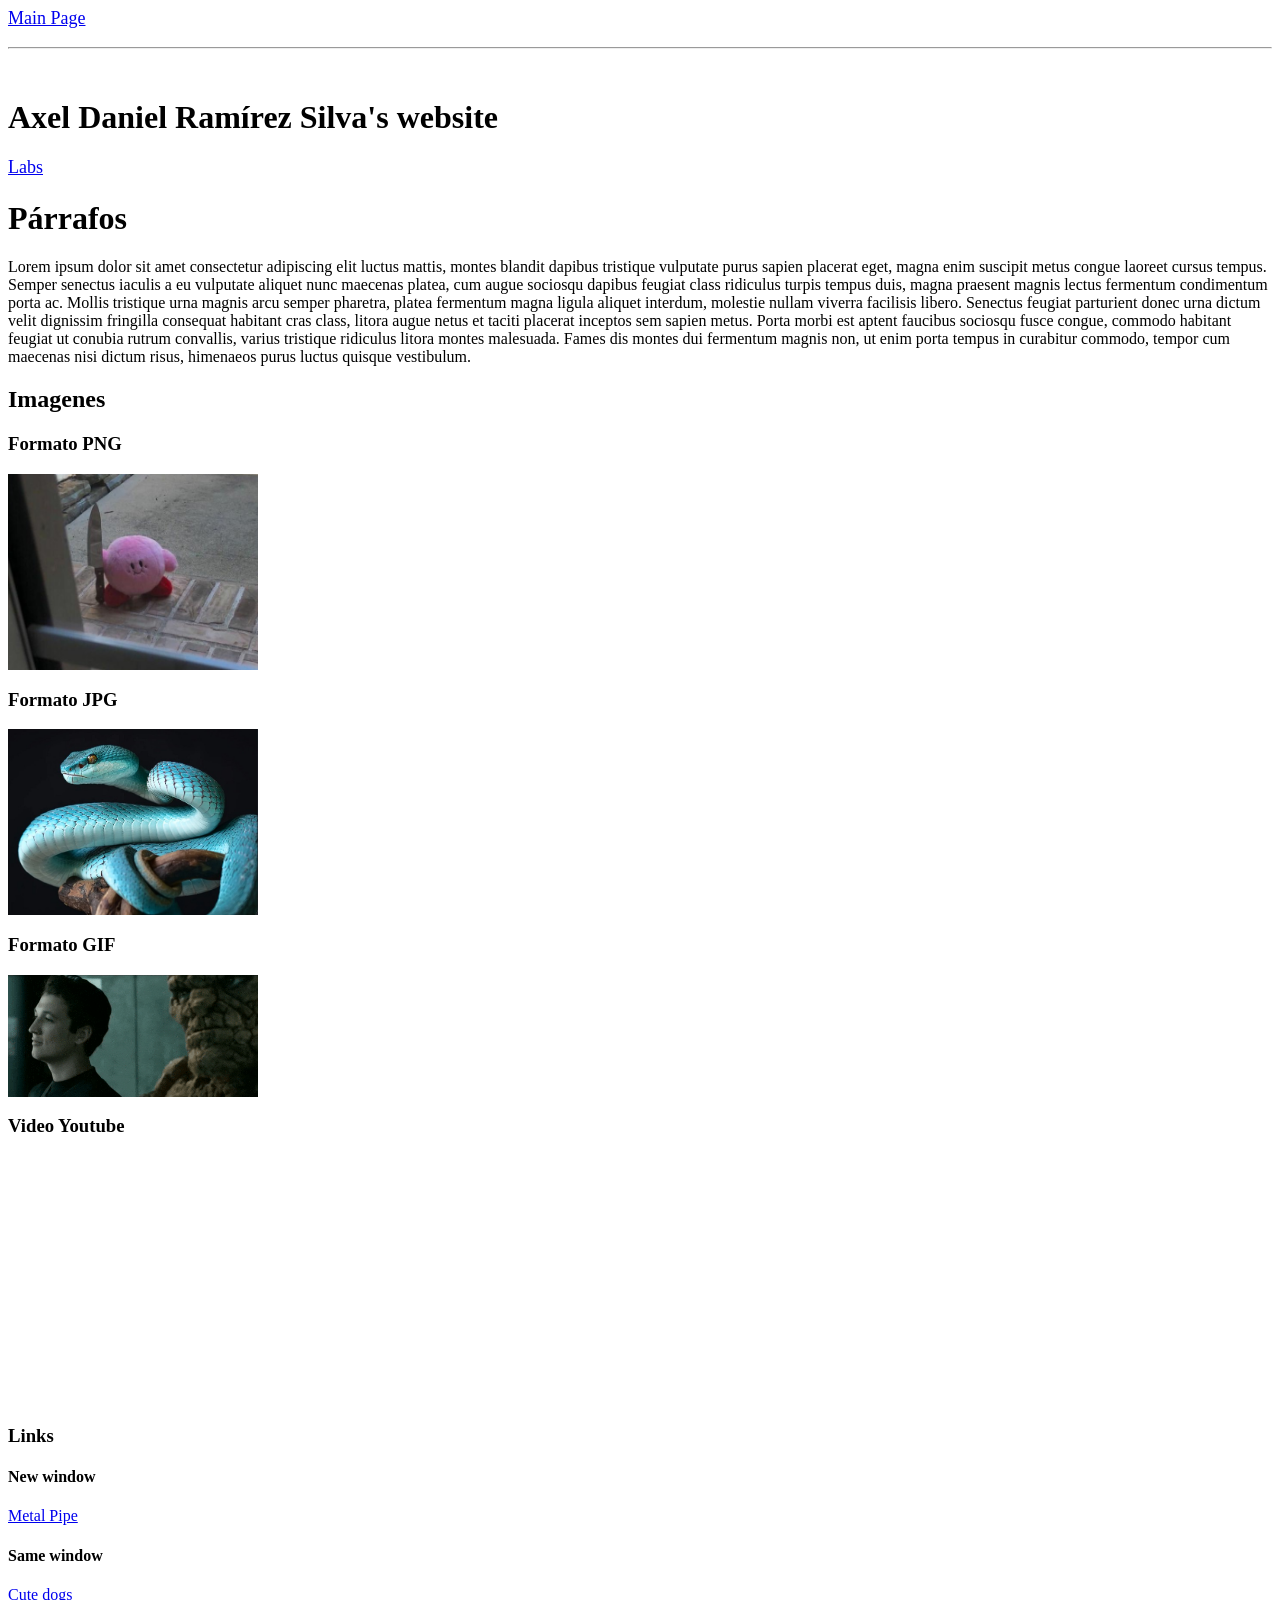
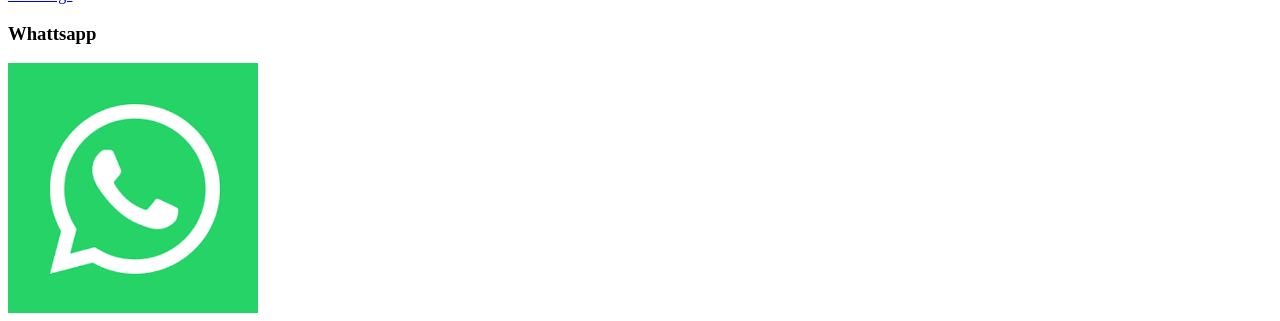
<file: index.html>
<html>
    <head>
        <title>Trabajo 1</title> <!--dd-->
        <meta charset="utf-8">
        <meta lang="es">
        <body>

            <p style="font-size: 18px;">
                <a href="index.html">Main Page</a> 
            </p>

            <hr>

            <h1 style="margin-top: 50px;">Axel Daniel Ramírez Silva's website</h1>
            <p style="font-size: 18px;">
                <a href="labs.html">Labs</a> 
            </p>
            <h1>Párrafos</h1>
            <p>
                Lorem ipsum dolor sit amet consectetur adipiscing elit luctus mattis, montes blandit dapibus tristique vulputate purus sapien placerat eget, magna enim suscipit metus congue laoreet cursus tempus. Semper senectus iaculis a eu vulputate aliquet nunc maecenas platea, cum augue sociosqu dapibus feugiat class ridiculus turpis tempus duis, magna praesent magnis lectus fermentum condimentum porta ac. Mollis tristique urna magnis arcu semper pharetra, platea fermentum magna ligula aliquet interdum, molestie nullam viverra facilisis libero.

                Senectus feugiat parturient donec urna dictum velit dignissim fringilla consequat habitant cras class, litora augue netus et taciti placerat inceptos sem sapien metus. Porta morbi est aptent faucibus sociosqu fusce congue, commodo habitant feugiat ut conubia rutrum convallis, varius tristique ridiculus litora montes malesuada. Fames dis montes dui fermentum magnis non, ut enim porta tempus in curabitur commodo, tempor cum maecenas nisi dictum risus, himenaeos purus luctus quisque vestibulum.
            </p>
            
            <h2>Imagenes</h2>
            <h3>Formato PNG</h3>
            <img src="Recursos\Kirby.png" width="250">
            
            <h3>Formato JPG</h3>
            <img src = "Recursos\Snake.jpg" width ="250">

            <h3>Formato GIF</h3>
            <img src = "Recursos\Thing.gif" width ="250">

            <h3>Video Youtube</h3>
            <iframe width="350" height="250" src="https://www.youtube.com/embed/jTPdc8KHNpI" title="alan walker - fade but low quality full version" frameborder="0" allow="accelerometer; autoplay; clipboard-write; encrypted-media; gyroscope; picture-in-picture; web-share" referrerpolicy="strict-origin-when-cross-origin" allowfullscreen></iframe>

            <h3>Links</h3>
            <h4>New window</h4>
            <a href= "https://www.youtube.com/watch?v=iDLmYZ5HqgM" target="_blank">Metal Pipe</a>

            <h4>Same window</h4>
            <a href="https://www.youtube.com/watch?v=dQw4w9WgXcQ" target="_self">Cute dogs</a>

            <h3>Whattsapp</h3>
            <a href="https://wa.me/4421214222?text=Prueba" target="_blank">
                <img src = "Recursos\Whatts.png" width ="250">
            </a>
        </body>
    </head>
</html>
</file>
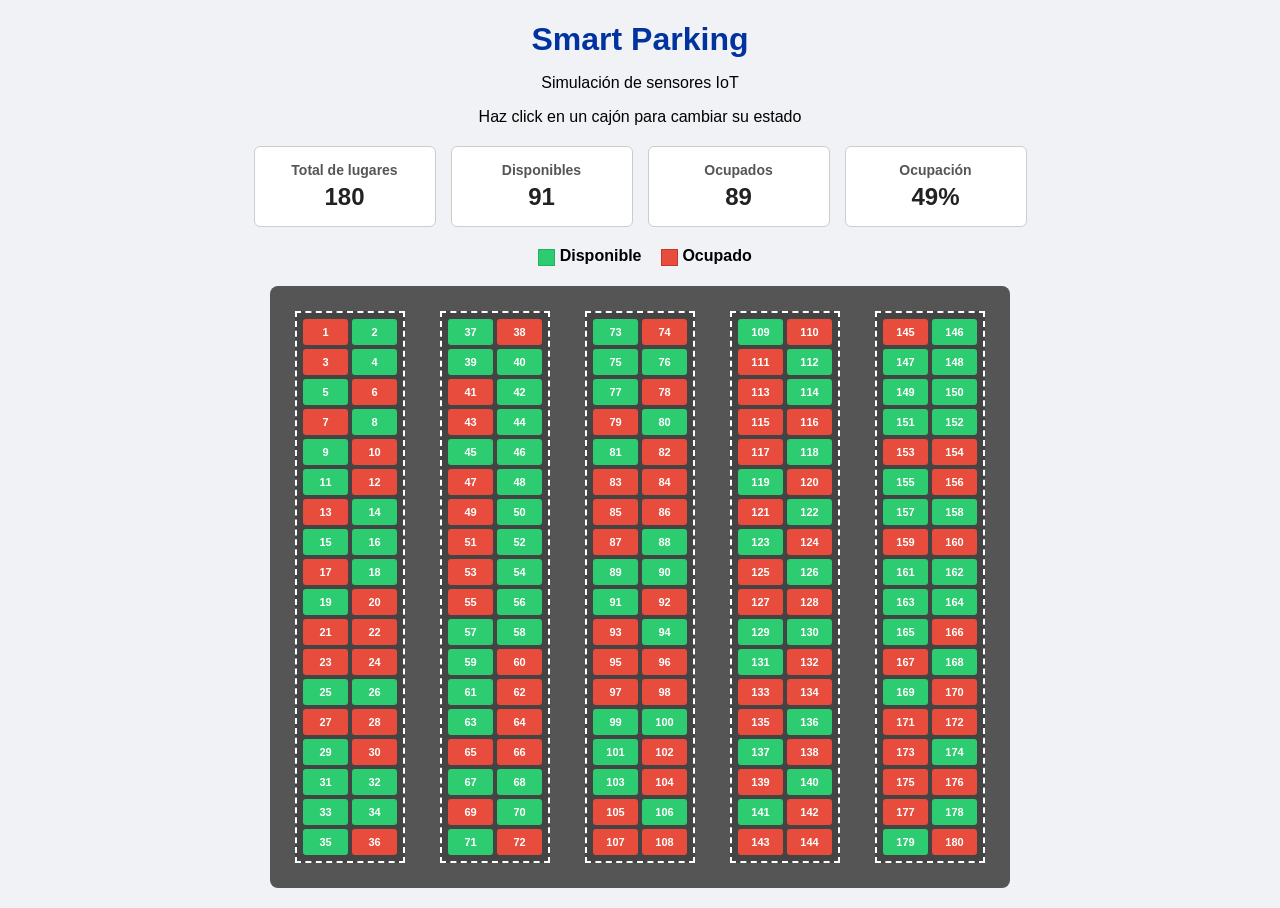
<file: Lab 3/index.html>
<!DOCTYPE html>
<html lang="es">
<head>
    <meta charset="UTF-8">
    <title>Smart Parking - Axel Silva</title>
    <!-- Enlace al archivo externo de estilos CSS -->
    <link rel="stylesheet" href="styles.css">
</head>
<body>

    <!-- Encabezado principal de la página -->
    <h1>Smart Parking</h1>
    <p>Simulación de sensores IoT </p>
    <p>Haz click en un cajón para cambiar su estado</p>

    <!-- Sección del Dashboard con los indicadores principales -->
    <div class="dashboard">
        <div class="tarjeta">
            <h3>Total de lugares</h3> 
            <p id="total">180</p>
        </div>
        <div class="tarjeta">
            <h3>Disponibles</h3>
            <p id="disponibles">0</p>
        </div>
        <div class="tarjeta">
            <h3>Ocupados</h3>
            <p id="ocupados">0</p>
        </div>
        <div class="tarjeta">
            <h3>Ocupación</h3> <!-- Porcentaje de lugares ocupados -->
            <p id="porcentaje">0%</p>
        </div>
    </div>

    <!-- Leyenda para identificar el significado de cada color -->
    <div class="leyenda">
        <span class="cuadro-verde"></span> Disponible
        <span class="cuadro-rojo"></span> Ocupado
    </div>

    <!-- Contenedor principal del estacionamiento dividido en 5 líneas -->
    <div class="estacionamiento">

        <div class="linea">
            <!-- Aquí se insertarán con JavaScript los 36 cajones (18x2) de la línea 1 -->
            <div id="linea1" class="grid-linea"></div>
        </div>

        <div class="linea">
            <div id="linea2" class="grid-linea"></div>
        </div>

        <div class="linea">
            <div id="linea3" class="grid-linea"></div>
        </div>

        <div class="linea">
            <div id="linea4" class="grid-linea"></div>
        </div>

        <div class="linea">
            <div id="linea5" class="grid-linea"></div>
        </div>
    </div>

    <script>
        let totalLugares = 180;
        // Contador para numerar cada cajón del 1 al 180
        let contadorCajon = 1;
        
        // Ciclo exterior para recorrer las 5 líneas del estacionamiento
        for (let linea = 1; linea <= 5; linea++) {
            // Obtenemos el contenedor de la línea actual
            let contenedorLinea = document.getElementById("linea" + linea);

            // Ciclo interior para crear los 36 cajones de cada línea (18 filas x 2 columnas)
            for (let i = 1; i <= 36; i++) {
                // Crea nuevo div para representar el cajon
                let cajon = document.createElement("div");
                // Se le asigna un id personal
                cajon.id = "cajon" + contadorCajon;
                // Muestra numero de cajon dentro del cajon
                cajon.innerText = contadorCajon;

                // Genera un número aleatorio entre 0 y 1 para simular si esta vacio u ocupado
                let numeroAleatorio = Math.random();
                if (numeroAleatorio > 0.5) {
                    cajon.className = "cajon disponible";
                } else {
                    cajon.className = "cajon ocupado";
                }

                // crea una función de click dentro del boton para cambiar manualmente el estado del cajón
                cajon.onclick = function() {
                    if (cajon.className === "cajon disponible") {
                        cajon.className = "cajon ocupado";
                    } else {
                        cajon.className = "cajon disponible";
                    }
                    // Recalculación de los números del dashboard después del cambio
                    actualizarDashboard();
                };

                // Agrega el cajón creado dentro de su línea correspondiente
                contenedorLinea.appendChild(cajon);
                // Aumenta el contador para el siguiente cajón
                contadorCajon = contadorCajon + 1;
            }
        }

        // Función que cuenta los lugares ocupados y disponibles y actualiza el dashboard
        function actualizarDashboard() {
            let lugaresOcupados = 0;
            let lugaresDisponibles = 0;

            // Recorremos todos los cajones del 1 al 180 para revisar su clase actual
            for (let j = 1; j <= totalLugares; j++) {
                let elemento = document.getElementById("cajon" + j);
                if (elemento.className === "cajon ocupado") {
                    lugaresOcupados = lugaresOcupados + 1;
                } else {
                    lugaresDisponibles = lugaresDisponibles + 1;
                }
            }

            // Calculamos el porcentaje de ocupación y lo redondeamos a entero
            let calculoPorcentaje = (lugaresOcupados / totalLugares) * 100;
            let porcentajeRedondeado = Math.round(calculoPorcentaje);

            // Actualizamos los textos en el HTML del dashboard
            document.getElementById("disponibles").innerText = lugaresDisponibles;
            document.getElementById("ocupados").innerText = lugaresOcupados;
            document.getElementById("porcentaje").innerText = porcentajeRedondeado + "%";
        }

        // Simulación automática: cada 3 segundo cambia un cajón al azar
        setInterval(function() {
            // Elegimos un número aleatorio entre 1 y 180
            let cajonRan = Math.floor(Math.random() * 180) + 1;
            let cajonSeleccionado = document.getElementById("cajon" + cajonRan);

            // Invertimos el estado del cajón seleccionado
            if (cajonSeleccionado.className === "cajon disponible") {
                cajonSeleccionado.className = "cajon ocupado";
            } else {
                cajonSeleccionado.className = "cajon disponible";
            }

            // Actualizamos el dashboard con los nuevos datos
            actualizarDashboard();
        }, 3000);

        // Llamamos a la función al cargar la página para mostrar los valores iniciales
        actualizarDashboard();
    </script>

</body>
</html>
</file>
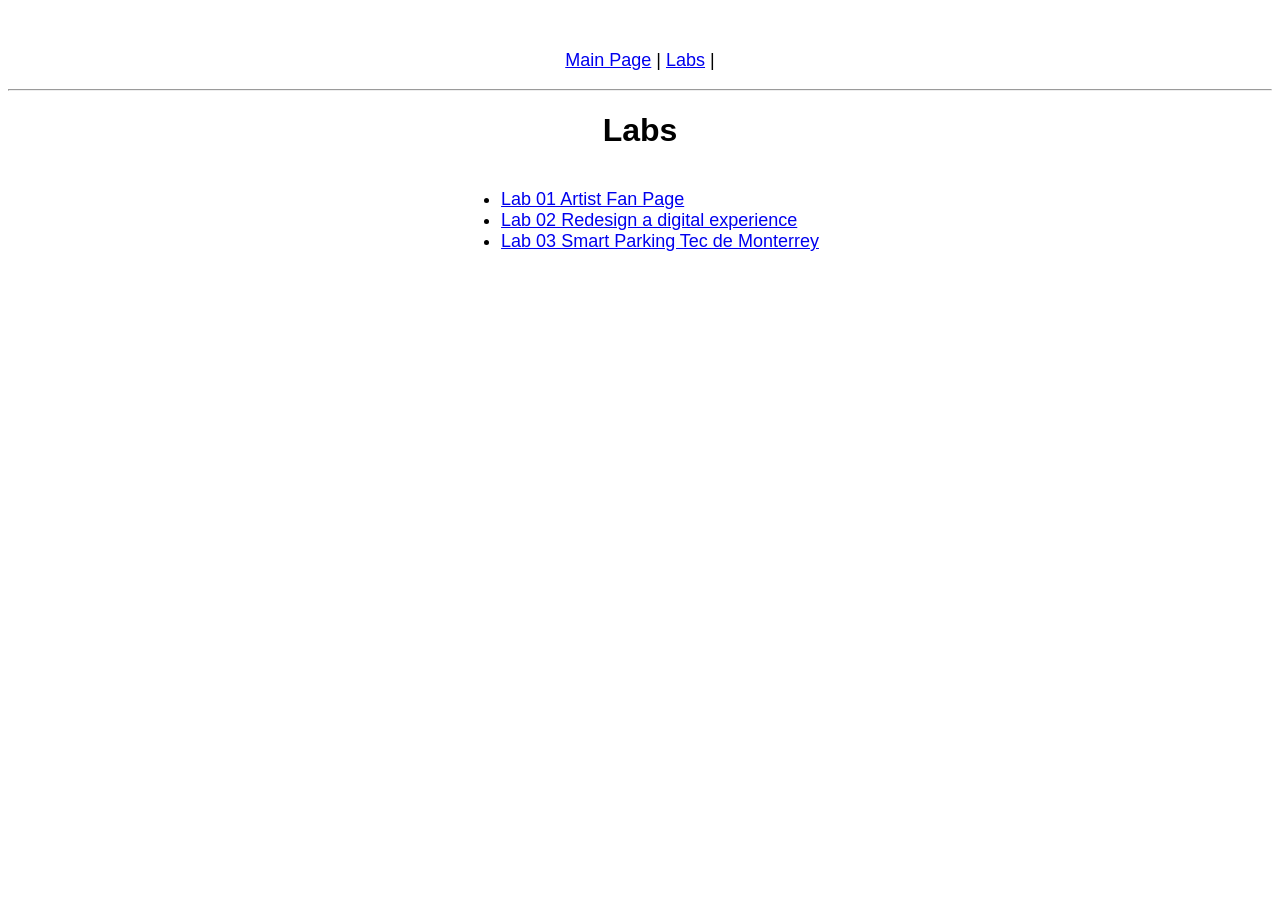
<file: labs.html>
<!DOCTYPE html>
<html lang="en">
<head>
    <meta charset="utf-8">
    <title>Labs</title>
</head>
<body style="font-family: Arial, sans-serif; text-align: center; margin-top: 50px;">

    <p style="font-size: 18px;">
        <a href="index.html">Main Page</a> | 
        <a href="labs.html">Labs</a> | 
    </p>

    <hr>

    <h1>Labs</h1>

    <ul style="display: inline-block; text-align: left; font-size: 18px;">
        <li><a href="Lab 1/home.html">Lab 01 Artist Fan Page</a> </li>
        <li><a href="Lab 2/Redesign_a_digital_experience.pdf"> Lab 02 Redesign a digital experience </a> </li>
        <li><a href="Lab 3/index.html"> Lab 03 Smart Parking Tec de Monterrey </a></li>
    </ul>

</body>
</html>
</file>
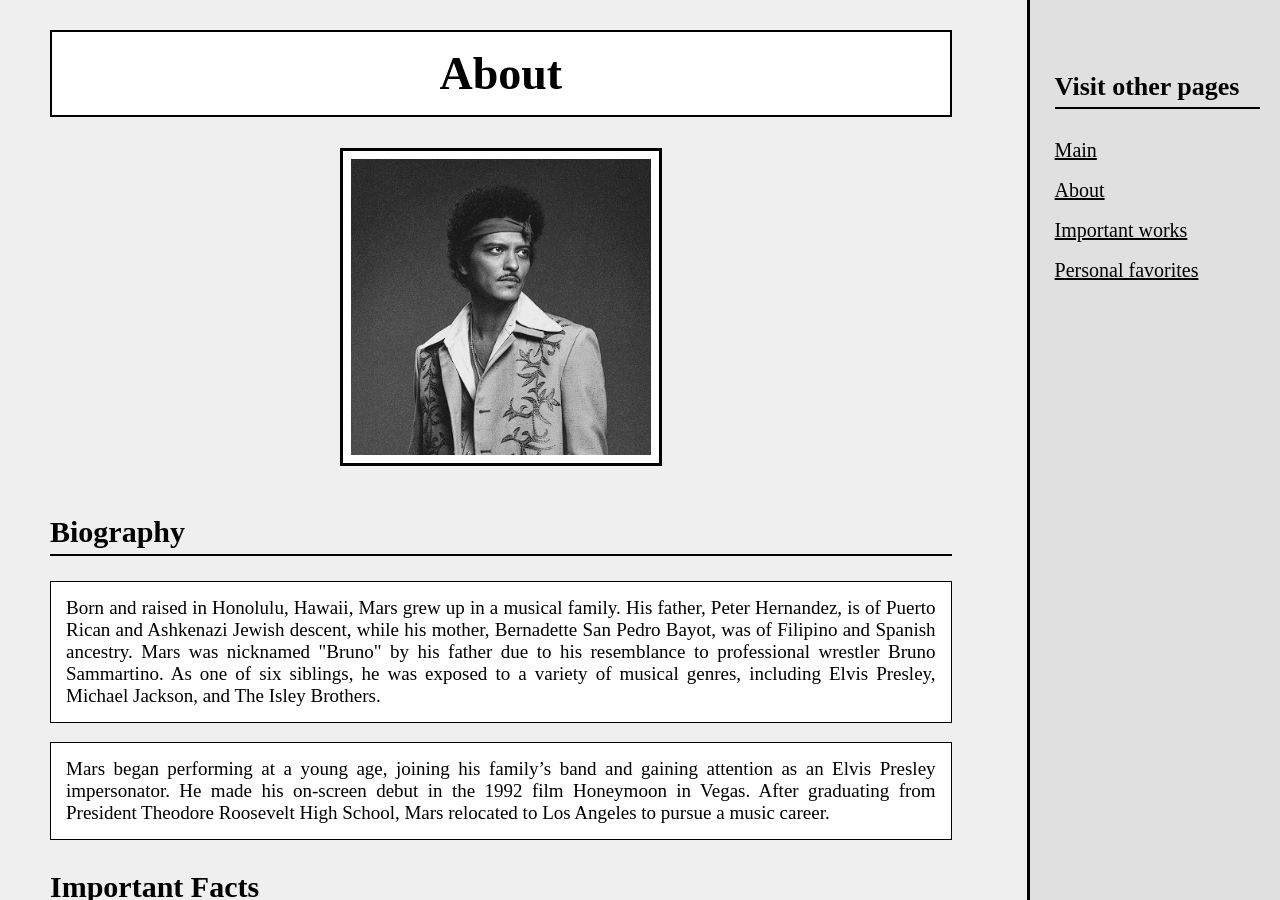
<file: Lab 1/about.html>
<!DOCTYPE html>
<html lang="en">
<head>
    <meta charset="utf-8">
    <title>Lab 01 - Artist Fan Page - About</title>
</head>
<body style="margin: 0px; padding: 0px; background-color: #efefef; color: #000000; font-family: 'Bradley Hand', 'Brush Script MT', 'Comic Sans MS', cursive;">

    <div style="display: flex; height: 100vh; overflow: hidden;">
        
        <!-- 80% de pantalla -->
         <!-- Se puede mover de arriba a abajo si es necesario -->
        <div style="flex: 8; height: 100vh; overflow-y: auto; text-align: center; padding-left: 50px; padding-right: 75px; padding-bottom: 50px;">
            
            <h1 style="font-size: 46px; background-color: #ffffff; color: #000000; padding: 15px; border: 2px solid #000000; margin-top: 30px;">
                About
            </h1>
            
            <img src="Recursos/Bruno Profile.png" alt="Bruno Mars" style="width: 300px; border: 3px solid #000000; padding: 8px; background-color: #ffffff; margin-bottom: 20px;">
            
            <h2 style="text-align: left; font-size: 30px; border-bottom: 2px solid #000000; padding-bottom: 5px;">
                Biography
            </h2>
            <p style="text-align: justify; font-size: 19px; background-color: #ffffff; padding: 15px; border: 1px solid #000000;">
                Born and raised in Honolulu, Hawaii, Mars grew up in a musical family. His father, Peter Hernandez, is of Puerto Rican and Ashkenazi Jewish descent, while his mother, Bernadette San Pedro Bayot, was of Filipino and Spanish ancestry. Mars was nicknamed "Bruno" by his father due to his resemblance to professional wrestler Bruno Sammartino. As one of six siblings, he was exposed to a variety of musical genres, including Elvis Presley, Michael Jackson, and The Isley Brothers.
            </p>
            <p style="text-align: justify; font-size: 19px; background-color: #ffffff; padding: 15px; border: 1px solid #000000;">
                Mars began performing at a young age, joining his family’s band and gaining attention as an Elvis Presley impersonator. He made his on-screen debut in the 1992 film Honeymoon in Vegas. After graduating from President Theodore Roosevelt High School, Mars relocated to Los Angeles to pursue a music career.
            </p>

            <h2 style="text-align: left; font-size: 30px; border-bottom: 2px solid #000000; padding-bottom: 5px; margin-top: 30px;">
                Important Facts
            </h2>
            <ul style="text-align: justify; font-size: 19px; background-color: #ffffff; padding: 20px 40px; border: 1px solid #000000;">
                <li><strong>Birth Name:</strong> Peter Gene Hernandez (born October 8, 1985 in Honolulu, Hawaii).</li>
                <br>
                <li><strong>Multi-Instrumentalist:</strong> He plays drums, guitar, piano, bass, and ukulele in his studio recordings and live shows.</li>
                <br>
                <li><strong>Songwriter &amp; Producer:</strong> Before his solo debut, he co-founded the production team "The Smeezingtons", writing hits for other famous artists.</li>
                <br>
                <li><strong>His Band:</strong> He always performs live alongside his full band, The Hooligans.</li>
            </ul>

            <h2 style="text-align: left; font-size: 30px; border-bottom: 2px solid #000000; padding-bottom: 5px; margin-top: 30px;">
                Highlights
            </h2>
            <ul style="text-align: justify; font-size: 19px; background-color: #ffffff; padding: 20px 40px; border: 1px solid #000000;">
                <li>Bruno Mars won 6 Grammys the same night in all the categories he was nominated.</li>
                <br>
                <li>One of his latest songs "I Just Might" has been on the No. 1 spot of R&amp;B/Hip-Hop Songs Billboard chart for over 31 weeks, making it the longest time a song has been on the No. 1 spot on that chart.</li>
            </ul>

        </div>

        <!-- 20% de pantalla-->
         <!-- Se queda estatico para mantener a la vista los links a otras paginas-->
        <div style="flex: 2; height: 100vh; border-left: 3px solid #000000; padding-top: 50px; padding-left: 25px; background-color: #e0e0e0; text-align: left;">
            <h2 style="font-size: 26px; color: #000000; border-bottom: 2px solid #000000; padding-bottom: 5px; margin-right: 20px;">
                Visit other pages
            </h2>
            <p style="font-size: 20px; line-height: 2;">
                <a href="home.html" style="color: #000000;">Main</a>
                <br>
                <a href="about.html" style="color: #000000;">About</a>
                <br>
                <a href="works.html" style="color: #000000;">Important works</a>
                <br>
                <a href="favorite.html" style="color: #000000;">Personal favorites</a>
            </p>
        </div>

    </div>

</body>
</html>
</file>
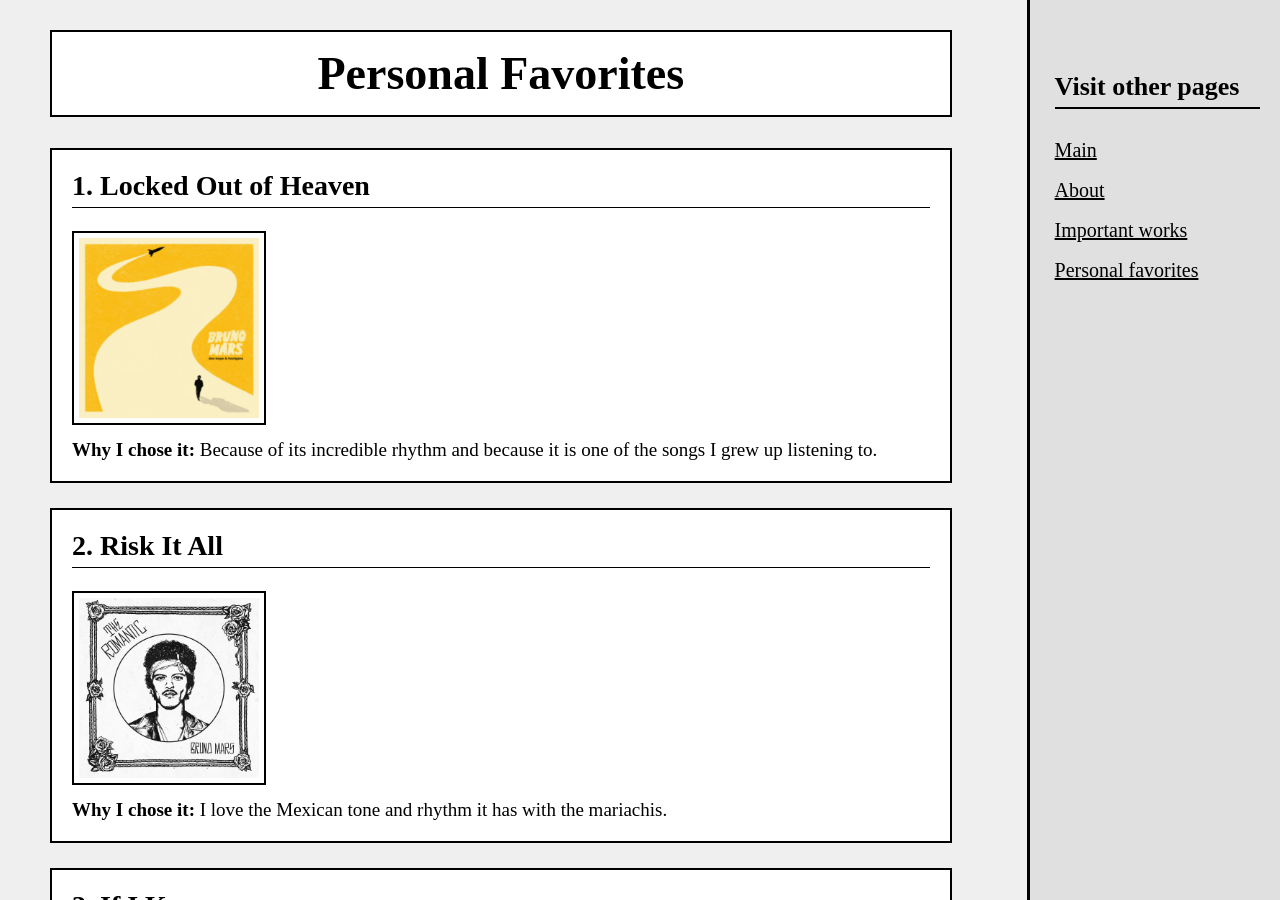
<file: Lab 1/favorite.html>
<!DOCTYPE html>
<html lang="en">
<head>
    <meta charset="utf-8">
    <title>Lab 01 - Artist Fan Page - Favorites</title>
</head>
<body style="margin: 0px; padding: 0px; background-color: #efefef; color: #000000; font-family: 'Bradley Hand', 'Brush Script MT', 'Comic Sans MS', cursive;">

    <div style="display: flex; height: 100vh; overflow: hidden;">
        
        <!-- 80% de pantalla -->
         <!-- Se puede mover de arriba a abajo si es necesario -->
        <div style="flex: 8; height: 100vh; overflow-y: auto; text-align: center; padding-left: 50px; padding-right: 75px; padding-bottom: 50px;">
            
            <h1 style="font-size: 46px; background-color: #ffffff; color: #000000; padding: 15px; border: 2px solid #000000; margin-top: 30px;">
                Personal Favorites
            </h1>

         
            <div style="background-color: #ffffff; border: 2px solid #000000; padding: 20px; margin-bottom: 25px; text-align: left;">
                <h2 style="font-size: 28px; margin-top: 0px; border-bottom: 1px solid #000000; padding-bottom: 5px;">
                    1. Locked Out of Heaven
                </h2>
                <a href="https://www.youtube.com/watch?v=e-fA-gBCkj0" target="_blank">
                    <img src="Recursos/Doo Wops And Hooligans.png" alt="Locked Out of Heaven" style="width: 180px; border: 2px solid #000000; padding: 5px; margin-bottom: 10px;">
                </a>
                <p style="font-size: 19px; text-align: justify; margin: 0px;">
                    <strong>Why I chose it:</strong> Because of its incredible rhythm and because it is one of the songs I grew up listening to.
                </p>
            </div>

            <div style="background-color: #ffffff; border: 2px solid #000000; padding: 20px; margin-bottom: 25px; text-align: left;">
                <h2 style="font-size: 28px; margin-top: 0px; border-bottom: 1px solid #000000; padding-bottom: 5px;">
                    2. Risk It All
                </h2>
                <a href="https://www.youtube.com/watch?v=lY5V4hSLWY8" target="_blank">
                    <img src="Recursos/The Romantic Album.jpg" alt="Risk It All" style="width: 180px; border: 2px solid #000000; padding: 5px; margin-bottom: 10px;">
                </a>
                <p style="font-size: 19px; text-align: justify; margin: 0px;">
                    <strong>Why I chose it:</strong> I love the Mexican tone and rhythm it has with the mariachis.
                </p>
            </div>

            <div style="background-color: #ffffff; border: 2px solid #000000; padding: 20px; margin-bottom: 25px; text-align: left;">
                <h2 style="font-size: 28px; margin-top: 0px; border-bottom: 1px solid #000000; padding-bottom: 5px;">
                    3. If I Knew
                </h2>
                <a href="https://www.youtube.com/watch?v=9YZpng2PL34" target="_blank">
                    <img src="Recursos/Unorthodox Jukebox album.jpg" alt="If I Knew" style="width: 180px; border: 2px solid #000000; padding: 5px; margin-bottom: 10px;">
                </a>
                <p style="font-size: 19px; text-align: justify; margin: 0px;">
                    <strong>Why I chose it:</strong> It is a very smooth and gentle song, yet it feels emotionally strong and powerful.
                </p>
            </div>

        </div>

        <!-- 20% de pantalla-->
         <!-- Se queda estatico para mantener a la vista los links a otras paginas-->
        <div style="flex: 2; height: 100vh; border-left: 3px solid #000000; padding-top: 50px; padding-left: 25px; background-color: #e0e0e0; text-align: left;">
            <h2 style="font-size: 26px; color: #000000; border-bottom: 2px solid #000000; padding-bottom: 5px; margin-right: 20px;">
                Visit other pages
            </h2>
            <p style="font-size: 20px; line-height: 2;">
                <a href="home.html" style="color: #000000;">Main</a>
                <br>
                <a href="about.html" style="color: #000000;">About</a>
                <br>
                <a href="works.html" style="color: #000000;">Important works</a>
                <br>
                <a href="favorite.html" style="color: #000000;">Personal favorites</a>
            </p>
        </div>

    </div>

</body>
</html>
</file>
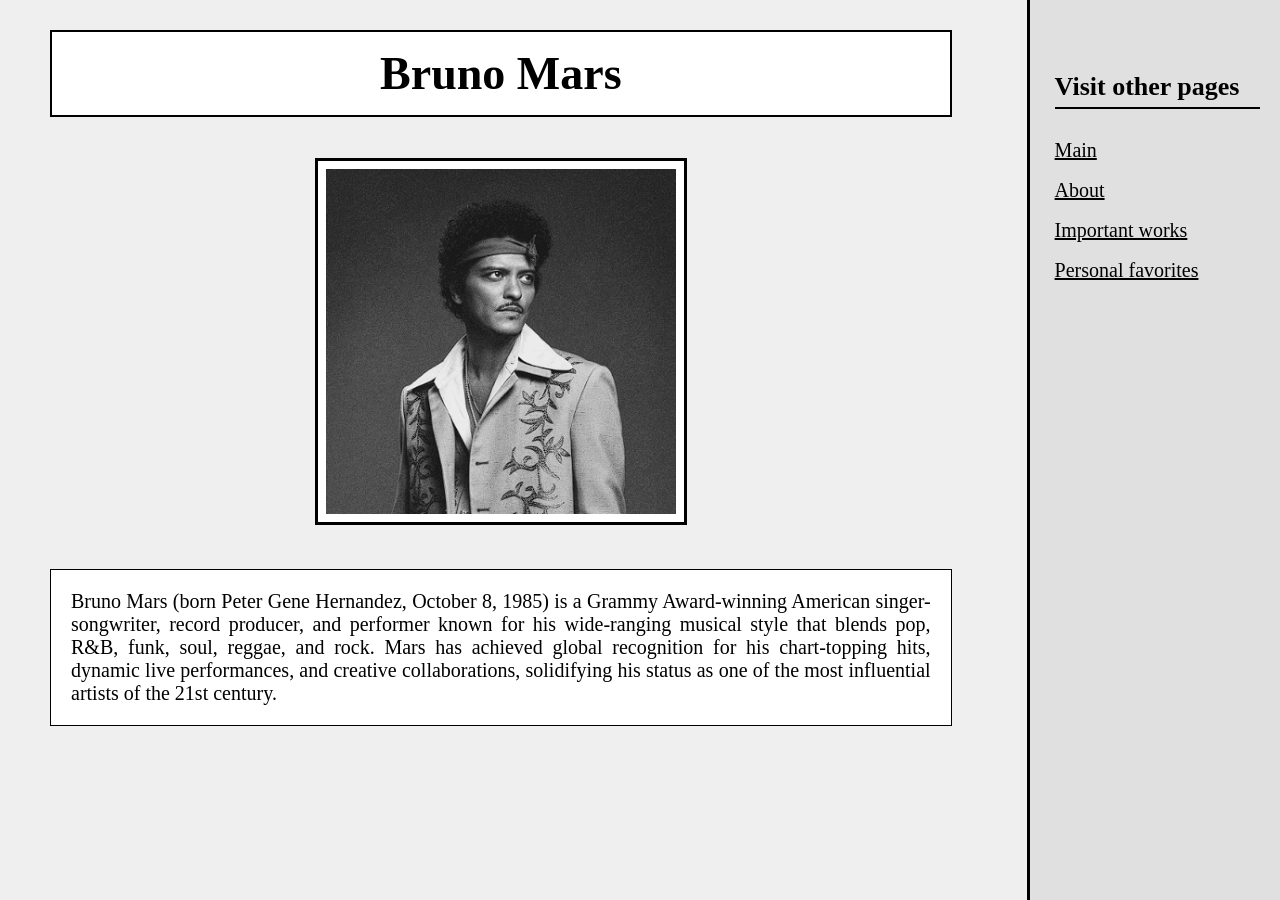
<file: Lab 1/home.html>
<!DOCTYPE html>
<html lang="en">
<head>
    <meta charset="utf-8">
    <title>Lab 01 - Artist Fan Page - Main</title>
</head>
<body style="margin: 0px; padding: 0px; background-color: #efefef; color: #000000; font-family: 'Bradley Hand', 'Brush Script MT', 'Comic Sans MS', cursive;">

    <div style="display: flex; height: 100vh; overflow: hidden;">
        
        <!-- 80% de pantalla -->
         <!-- Se puede mover de arriba a abajo si es necesario -->
        <div style="flex: 8; height: 100vh; overflow-y: auto; text-align: center; padding-left: 50px; padding-right: 75px;">
            
            <h1 style="font-size: 46px; background-color: #ffffff; color: #000000; padding: 15px; border: 2px solid #000000; margin-top: 30px;">
                Bruno Mars
            </h1>
            
            <img src="Recursos/Bruno Profile.png" alt="Bruno Mars" style="width: 350px; border: 3px solid #000000; padding: 8px; background-color: #ffffff; margin-top: 10px; margin-bottom: 20px;">
            
            <p style="text-align: justify; font-size: 20px; background-color: #ffffff; padding: 20px; border: 1px solid #000000;">
                Bruno Mars (born Peter Gene Hernandez, October 8, 1985) is a Grammy Award-winning American singer-songwriter, record producer, and performer known for his wide-ranging musical style that blends pop, R&amp;B, funk, soul, reggae, and rock. Mars has achieved global recognition for his chart-topping hits, dynamic live performances, and creative collaborations, solidifying his status as one of the most influential artists of the 21st century.
            </p>

        </div>

        <!-- 20% de pantalla-->
         <!-- Se queda estatico para mantener a la vista los links a otras paginas-->
        <div style="flex: 2; height: 100vh; border-left: 3px solid #000000; padding-top: 50px; padding-left: 25px; background-color: #e0e0e0; text-align: left;">
            <h2 style="font-size: 26px; color: #000000; border-bottom: 2px solid #000000; padding-bottom: 5px; margin-right: 20px;">
                Visit other pages
            </h2>
            <p style="font-size: 20px; line-height: 2;">
                <a href="home.html" style="color: #000000;">Main</a>
                <br>
                <a href="about.html" style="color: #000000;">About</a>
                <br>
                <a href="works.html" style="color: #000000;">Important works</a>
                <br>
                <a href="favorite.html" style="color: #000000;">Personal favorites</a>
            </p>
        </div>

    </div>

</body>
</html>
</file>
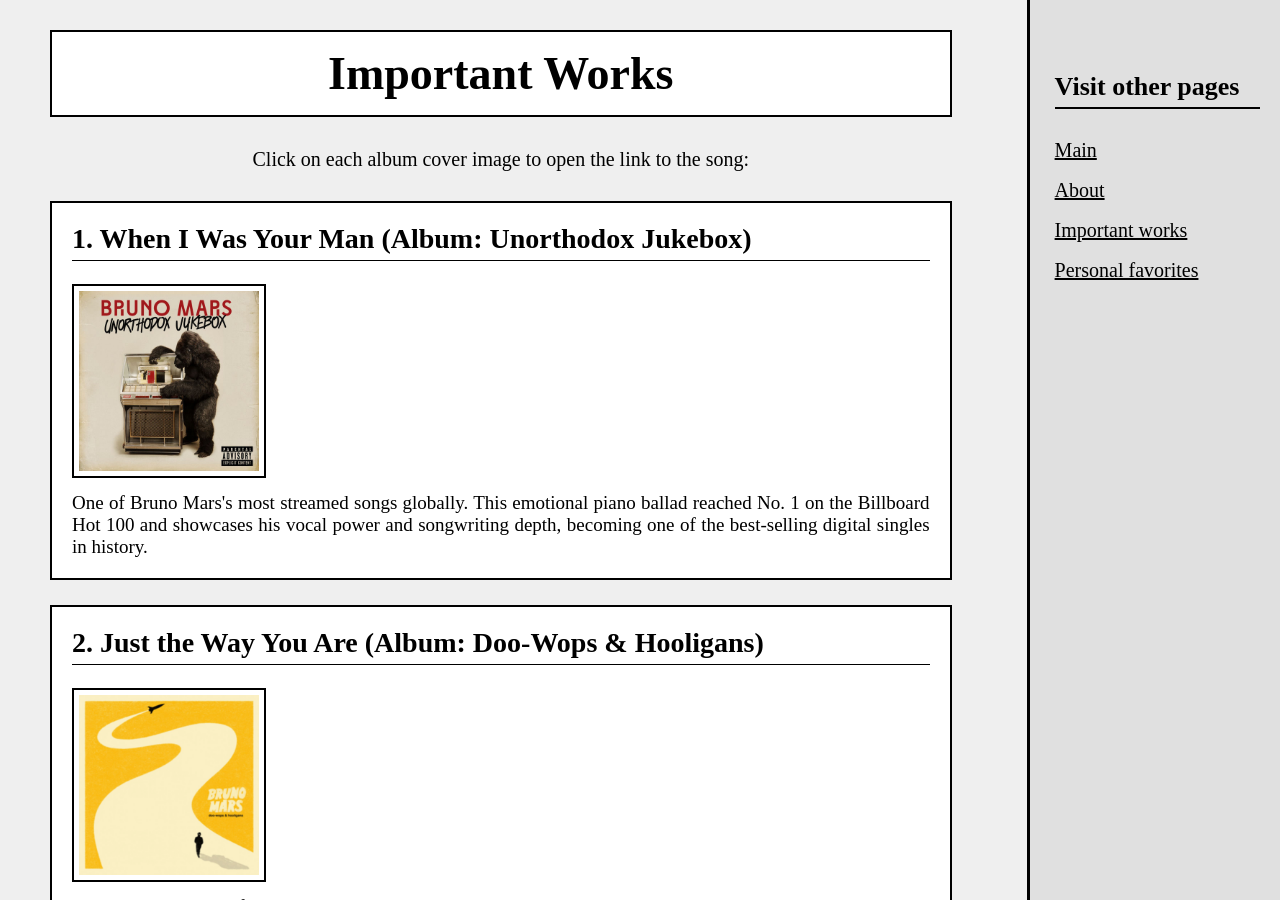
<file: Lab 1/works.html>
<!DOCTYPE html>
<html lang="en">
<head>
    <meta charset="utf-8">
    <title>Lab 01 - Artist Fan Page - Works</title>
</head>
<body style="margin: 0px; padding: 0px; background-color: #efefef; color: #000000; font-family: 'Bradley Hand', 'Brush Script MT', 'Comic Sans MS', cursive;">

    <div style="display: flex; height: 100vh; overflow: hidden;">
        
        <!-- 80% de pantalla -->
        <div style="flex: 8; height: 100vh; overflow-y: auto; text-align: center; padding-left: 50px; padding-right: 75px; padding-bottom: 50px;">
            
            <h1 style="font-size: 46px; background-color: #ffffff; color: #000000; padding: 15px; border: 2px solid #000000; margin-top: 30px;">
                Important Works
            </h1>
            <p style="font-size: 20px; text-align: center; margin-bottom: 30px;">
                Click on each album cover image to open the link to the song:
            </p>

            <!-- Cada WORK incluye una imagen la cual es un link hacia el video de la canción -->
             <!-- 1 -->
            <div style="background-color: #ffffff; border: 2px solid #000000; padding: 20px; margin-bottom: 25px; text-align: left;">
                <h2 style="font-size: 28px; margin-top: 0px; border-bottom: 1px solid #000000; padding-bottom: 5px;">
                    1. When I Was Your Man (Album: Unorthodox Jukebox)
                </h2>
                
                <a href="https://www.youtube.com/watch?v=ekzHIouo8Q4" target="_blank">
                    <img src="Recursos/Unorthodox Jukebox album.jpg" alt="Unorthodox Jukebox Album" style="width: 180px; border: 2px solid #000000; padding: 5px; margin-bottom: 10px;">
                </a>
                <p style="font-size: 19px; text-align: justify; margin: 0px;">
                    One of Bruno Mars's most streamed songs globally. This emotional piano ballad reached No. 1 on the Billboard Hot 100 and showcases his vocal power and songwriting depth, becoming one of the best-selling digital singles in history.
                </p>
            </div>

            <!-- 2 -->
            <div style="background-color: #ffffff; border: 2px solid #000000; padding: 20px; margin-bottom: 25px; text-align: left;">
                <h2 style="font-size: 28px; margin-top: 0px; border-bottom: 1px solid #000000; padding-bottom: 5px;">
                    2. Just the Way You Are (Album: Doo-Wops &amp; Hooligans)
                </h2>

                <a href="https://www.youtube.com/watch?v=LjhCEhWiKXk" target="_blank">
                    <img src="Recursos/Doo Wops And Hooligans.png" alt="Doo-Wops and Hooligans Album" style="width: 180px; border: 2px solid #000000; padding: 5px; margin-bottom: 10px;">
                </a>
                <p style="font-size: 19px; text-align: justify; margin: 0px;">
                    His debut solo single from the album Doo-Wops &amp; Hooligans that launched him into global stardom. It won the Grammy Award for Best Male Pop Vocal Performance and has billions of streams worldwide.
                </p>
            </div>

            <!-- 3 -->
            <div style="background-color: #ffffff; border: 2px solid #000000; padding: 20px; margin-bottom: 25px; text-align: left;">
                <h2 style="font-size: 28px; margin-top: 0px; border-bottom: 1px solid #000000; padding-bottom: 5px;">
                    3. That's What I Like (Album: 24K Magic)
                </h2>
                
                <a href="https://www.youtube.com/watch?v=UqyT8IEBkvY" target="_blank">
                    <img src="Recursos/24K Magic Album.png" alt="24K Magic Album" style="width: 180px; border: 2px solid #000000; padding: 5px; margin-bottom: 10px;">
                </a>
                <p style="font-size: 19px; text-align: justify; margin: 0px;">
                    Featured on his hit album 24K Magic, this song blends funk and R&amp;B. It won Song of the Year at the Grammy Awards and remains one of his most listened-to tracks on every platform.
                </p>
            </div>

        </div>

        <!-- 20% de pantalla-->
         <!-- Se queda estatico para mantener a la vista los links a otras paginas-->
        <div style="flex: 2; height: 100vh; border-left: 3px solid #000000; padding-top: 50px; padding-left: 25px; background-color: #e0e0e0; text-align: left;">
            <h2 style="font-size: 26px; color: #000000; border-bottom: 2px solid #000000; padding-bottom: 5px; margin-right: 20px;">
                Visit other pages
            </h2>
            <p style="font-size: 20px; line-height: 2;">
                <a href="home.html" style="color: #000000;">Main</a>
                <br>
                <a href="about.html" style="color: #000000;">About</a>
                <br>
                <a href="works.html" style="color: #000000;">Important works</a>
                <br>
                <a href="favorite.html" style="color: #000000;">Personal favorites</a>
            </p>
        </div>

    </div>

</body>
</html>
</file>
<file: Lab 3/styles.css>
/* Estilos generales de la página */
body {
    font-family: Arial, sans-serif;
    background-color: #f0f2f5;
    text-align: center;
    margin: 20px;
}

h1 {
    color: #0033a0;
    margin-bottom: 5px;
}

/* Contenedor flex para alinear las tarjetas del dashboard horizontalmente */
.dashboard {
    display: flex;
    justify-content: center;
    gap: 15px;
    margin-top: 20px;
    margin-bottom: 20px;
}

/* Diseño individual de cada tarjeta de información */
.tarjeta {
    background-color: white;
    border: 1px solid #cccccc;
    border-radius: 6px;
    padding: 10px 20px;
    width: 140px;
}

.tarjeta h3 {
    font-size: 14px;
    color: #555555;
    margin: 5px 0;
}

.tarjeta p {
    font-size: 24px;
    font-weight: bold;
    margin: 5px 0;
    color: #222222;
}

/* Estilos de la leyenda de colores */
.leyenda {
    margin-bottom: 20px;
    font-weight: bold;
}

.cuadro-verde {
    display: inline-block;
    width: 15px;
    height: 15px;
    background-color: #2ecc71;
    border: 1px solid #27ae60;
    vertical-align: middle;
    margin-left: 10px;
}

.cuadro-rojo {
    display: inline-block;
    width: 15px;
    height: 15px;
    background-color: #e74c3c;
    border: 1px solid #c0392b;
    vertical-align: middle;
    margin-left: 15px;
}

/* Contenedor principal que simula el pavimento y los pasillos entre líneas */
.estacionamiento {
    display: flex;
    justify-content: center;
    gap: 35px;
    background-color: #555555;
    padding: 25px;
    border-radius: 8px;
    width: fit-content;
    margin: 0 auto;
}

.linea h4 {
    color: white;
    margin-top: 0;
    margin-bottom: 10px;
}

/* Cuadrícula de cada línea: 2 columnas por 18 filas */
.grid-linea {
    display: grid;
    grid-template-columns: 45px 45px;
    grid-template-rows: repeat(18, 26px);
    gap: 4px;
    background-color: #444444;
    padding: 6px;
    border: 2px dashed #ffffff;
}

/* Diseño base de cada espacio de estacionamiento */
.cajon {
    display: flex;
    align-items: center;
    justify-content: center;
    font-size: 11px;
    font-weight: bold;
    color: white;
    cursor: pointer;
    border-radius: 3px;
    user-select: none;
}

/* Color verde para lugares libres */
.disponible {
    background-color: #2ecc71;
}

/* Color rojo para lugares ocupados */
.ocupado {
    background-color: #e74c3c;
}
</file>
